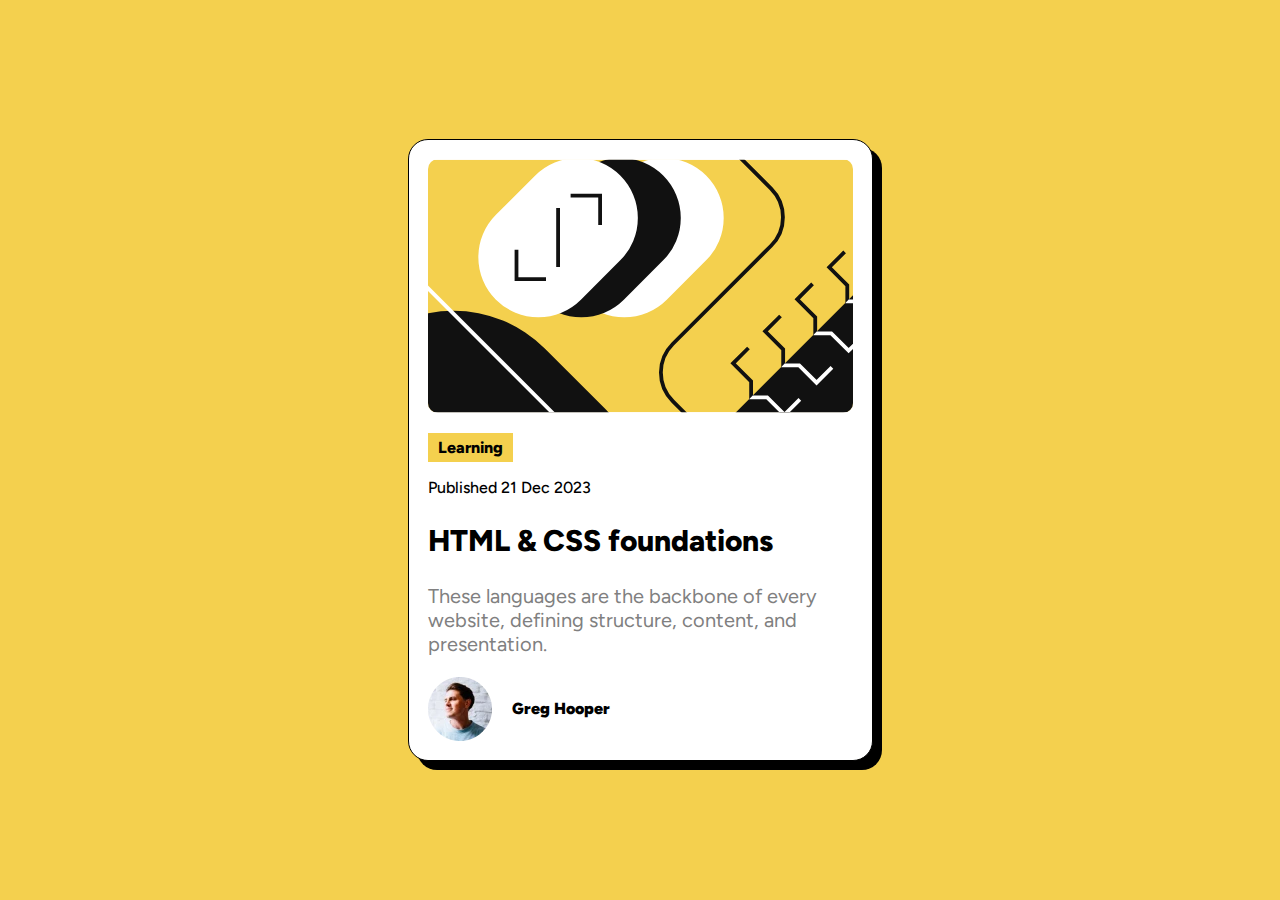
<file: index.html>
<!DOCTYPE html>
<html lang="en">
<head>
    <meta charset="UTF-8">
    <meta name="viewport" content="width=device-width, initial-scale=1.0">
    <link rel="stylesheet" href="./Bolu's assignment/style.css">
    <title>Bolu's assignment</title>
</head>
<body>
    <div class="container">
        <div class="content">
            <img src="./Bolu's assignment/assets/assets/images/illustration-article.svg" alt="Profile Picture" class="sb">
            <p class="pad">Learning</p>
            <p class="sa">Published 21 Dec 2023</p>
            <h2 class="pix">HTML & CSS foundations</h2>
            <p class="fd">These languages are the backbone of every <br> website, defining structure, content, and <br> presentation.</p>
            <div class="joy">
                <img src="./Bolu's assignment/assets/assets/images/image-avatar.webp" alt="Profile Picture">
                <p class="jay">Greg Hooper</p>
            </div>
        </div>
    </div>
</body>
</html>
</file>
